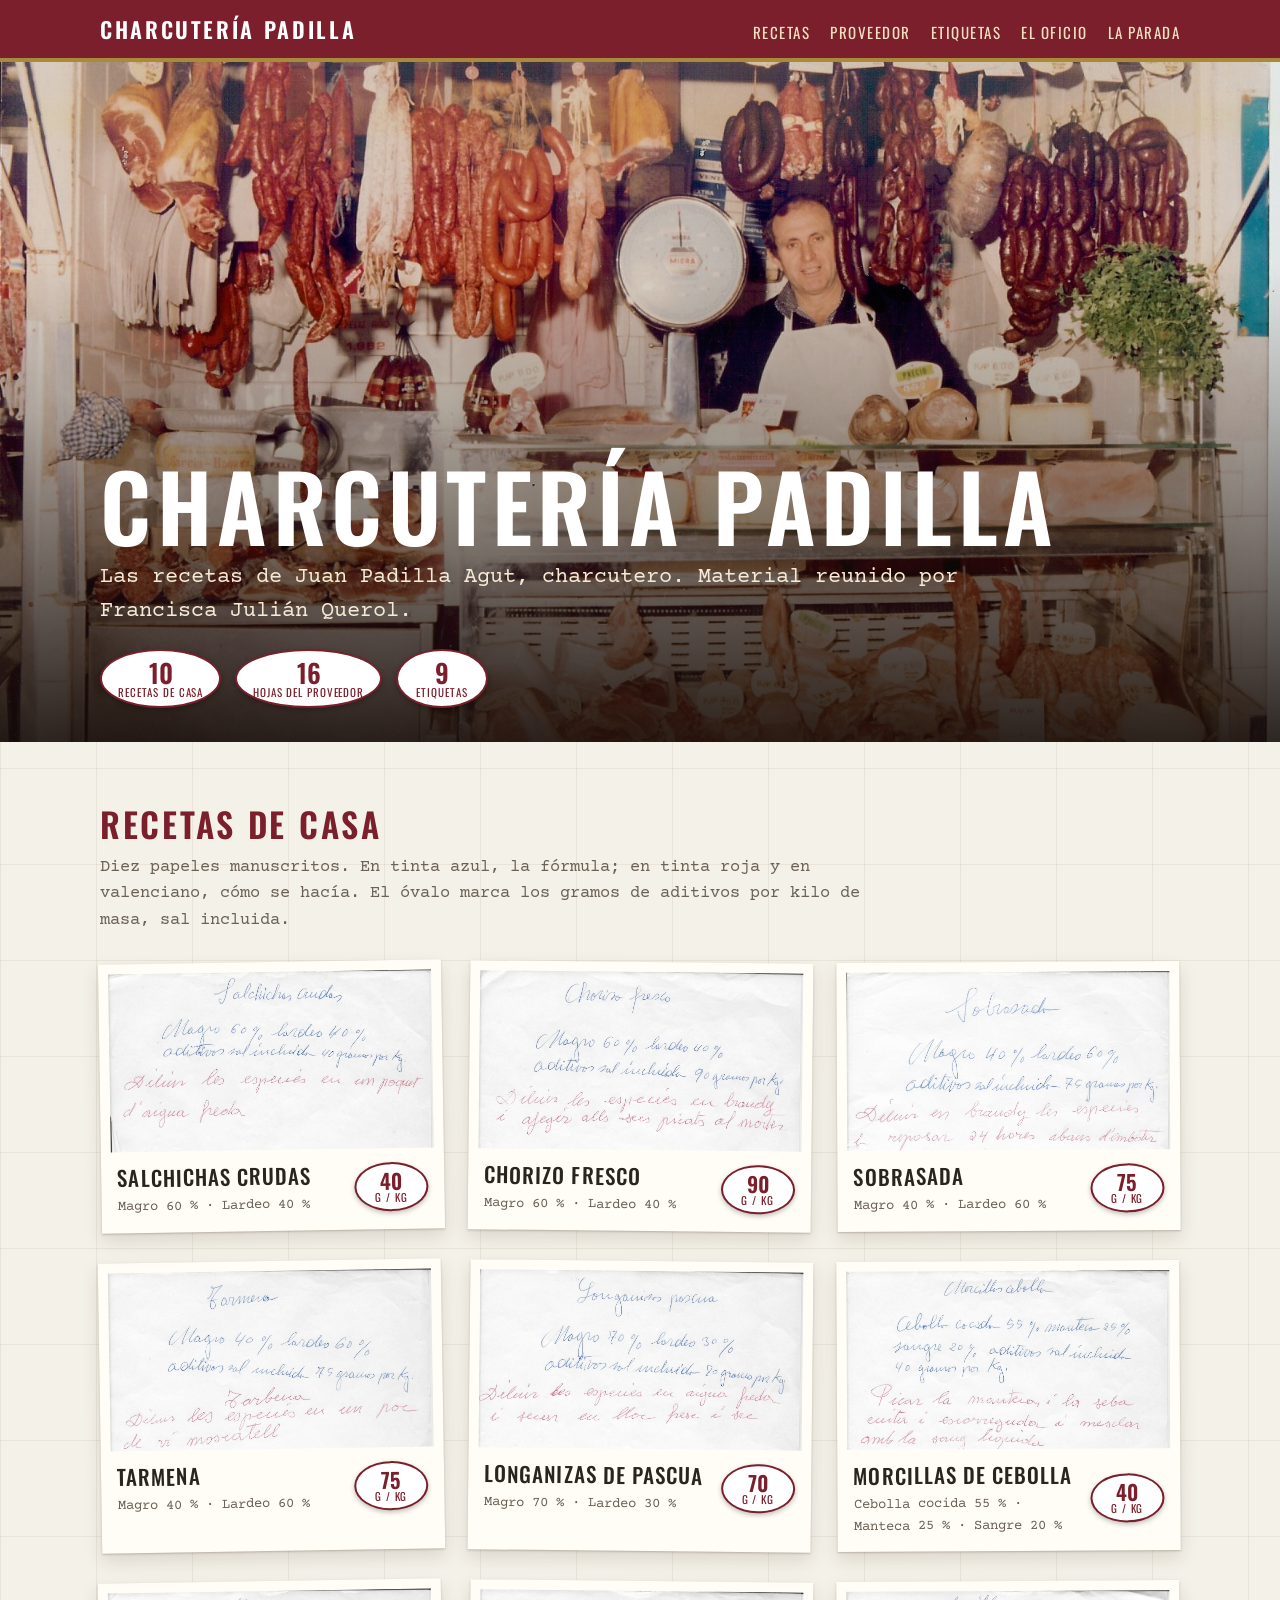
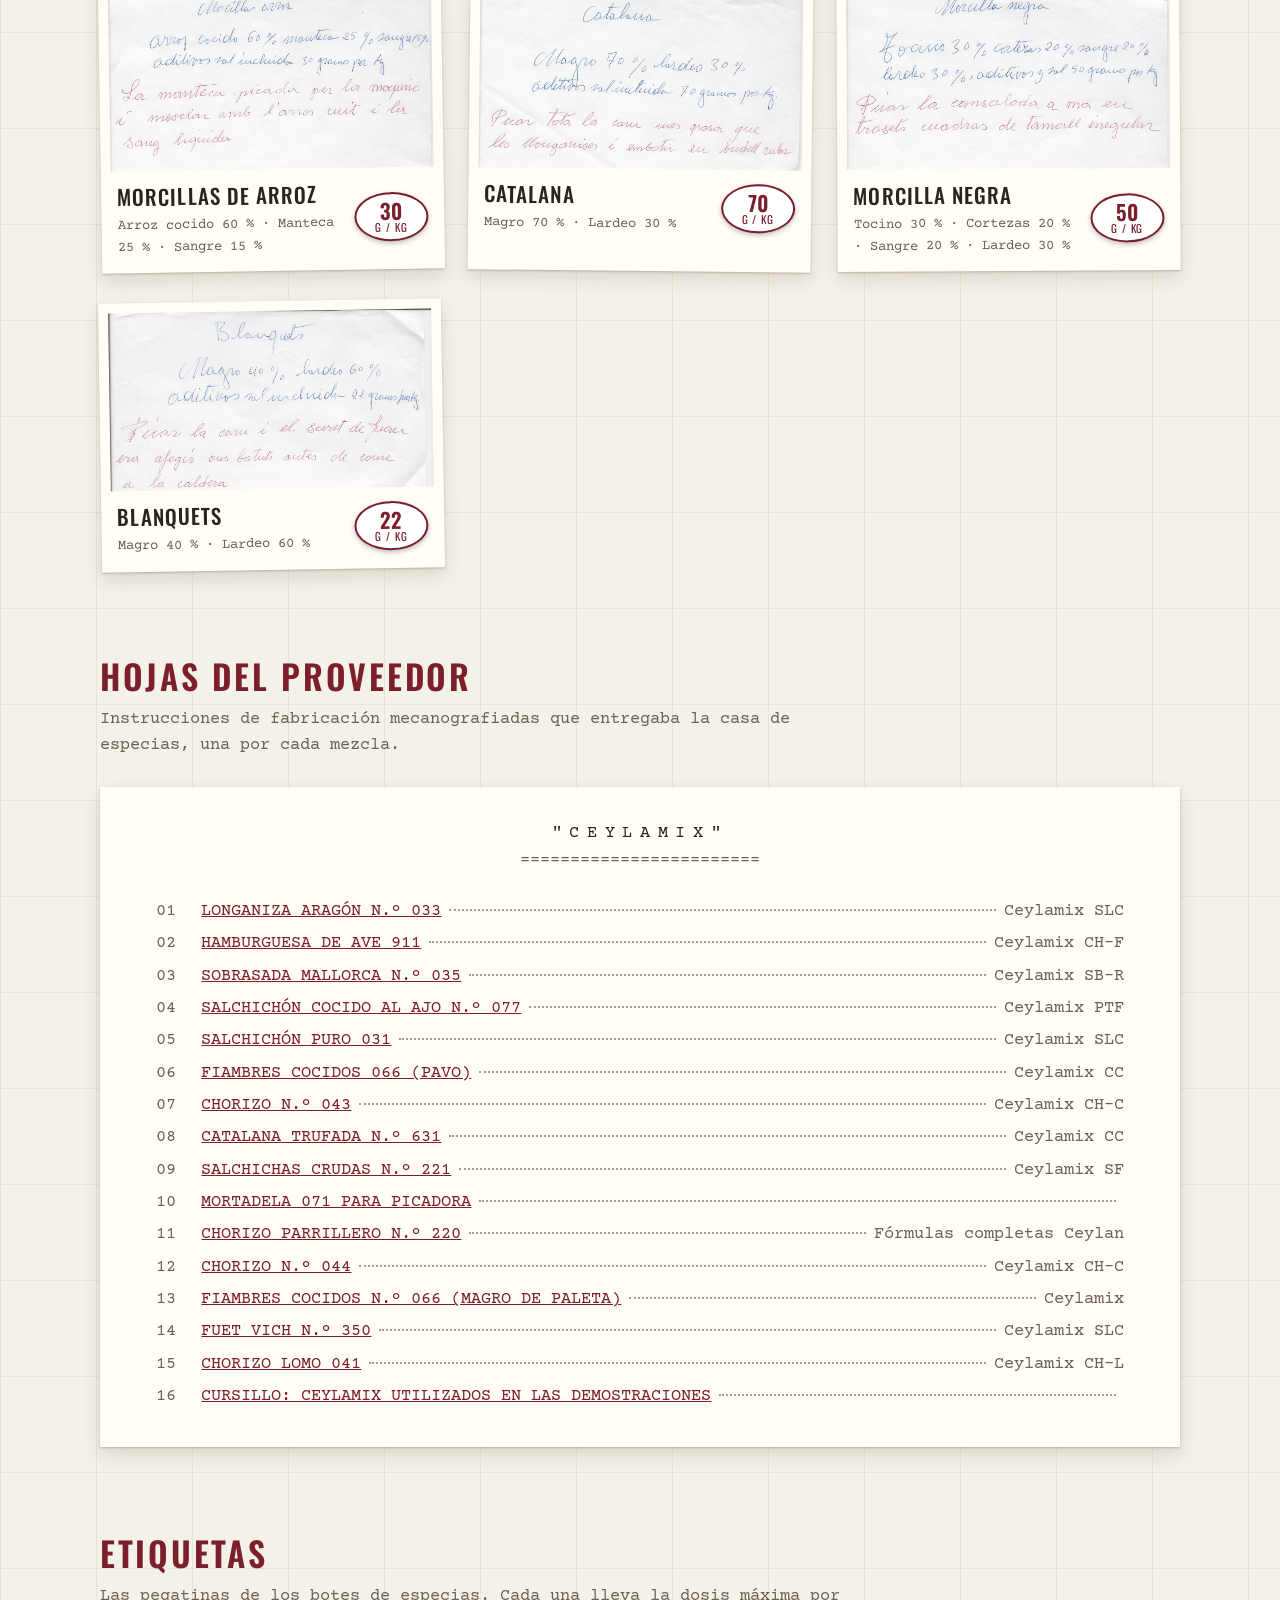
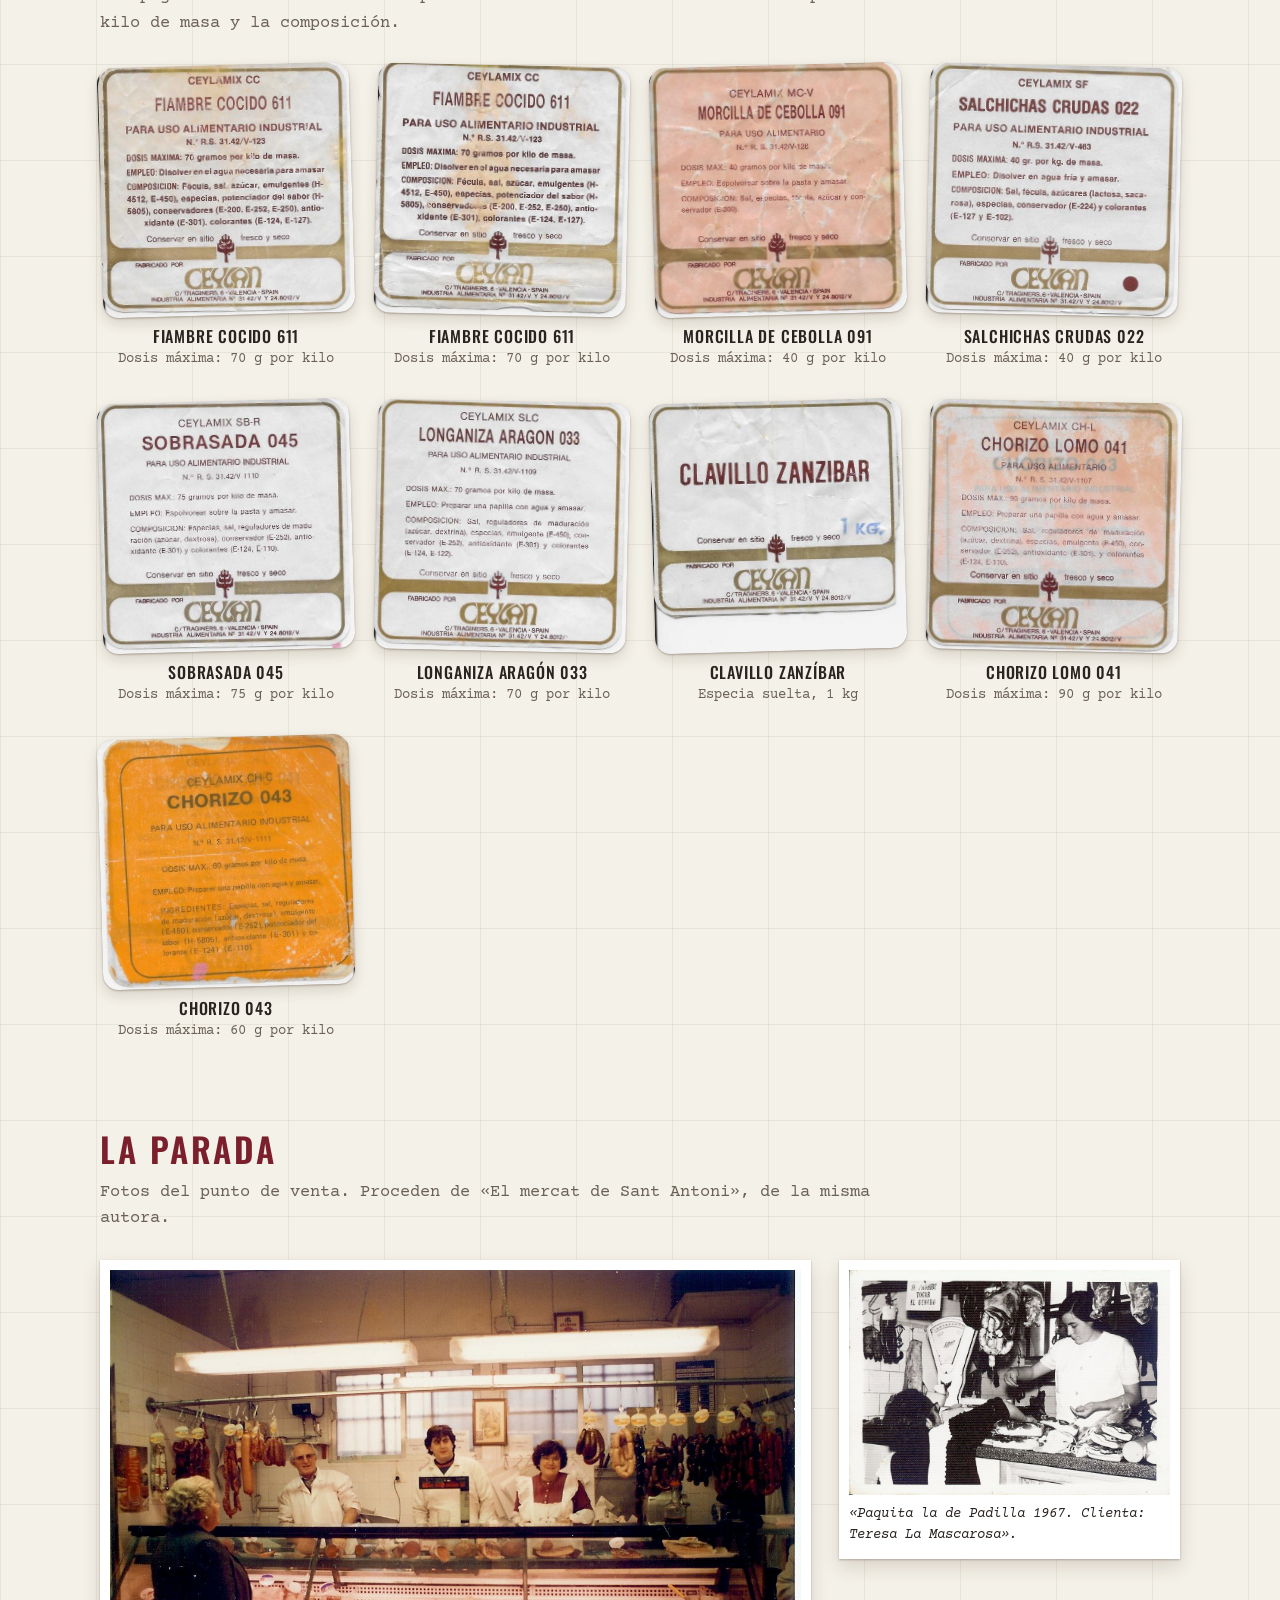
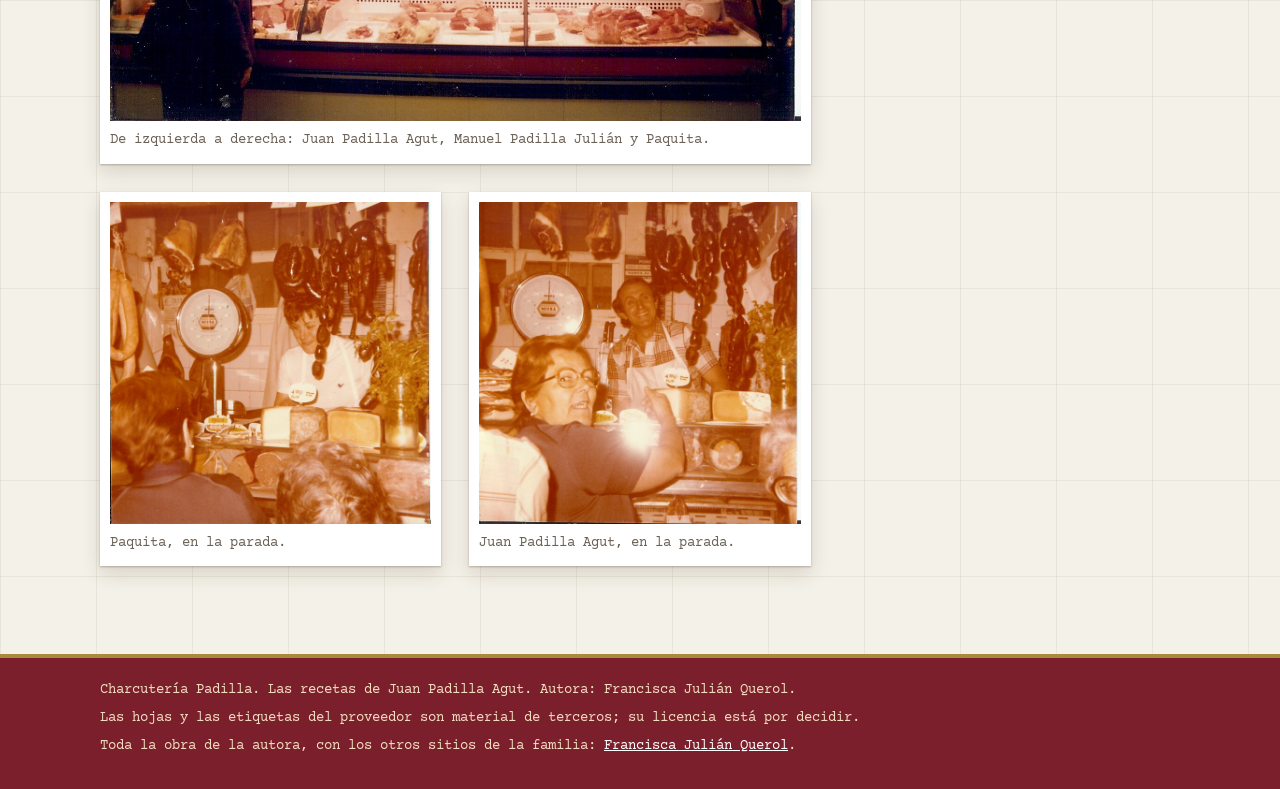
<file: maqueta/index.html>
<!doctype html>
<html lang="es">
<head>
<meta charset="utf-8">
<meta name="viewport" content="width=device-width, initial-scale=1">
<title>Charcutería Padilla. Las recetas de Juan Padilla Agut</title>
<link rel="stylesheet" href="estilo.css">
</head>
<body>
<header class="rotulo">
  <div class="caja">
    <a class="marca" href="index.html">Charcutería Padilla</a>
    <nav aria-label="Secciones">
      <a href="#recetas">Recetas</a>
      <a href="#proveedor">Proveedor</a>
      <a href="#etiquetas">Etiquetas</a>
      <a href="oficio.html">El oficio</a>
      <a href="#parada">La parada</a>
    </nav>
  </div>
</header>

<div class="portada">
  <img src="img/parada2.jpg" alt="El mostrador de la parada, con los embutidos colgados y la báscula.">
  <div class="titulo">
    <div class="caja">
      <h1>Charcutería Padilla</h1>
      <p>Las recetas de Juan Padilla Agut, charcutero. Material reunido por Francisca Julián Querol.</p>
      <div class="cuentas">
        <span class="precio"><b>10</b><small>recetas de casa</small></span>
        <span class="precio"><b>16</b><small>hojas del proveedor</small></span>
        <span class="precio"><b>9</b><small>etiquetas</small></span>
      </div>
    </div>
  </div>
</div>

<main>
<section id="recetas">
  <div class="caja">
    <h2>Recetas de casa</h2>
    <p class="entradilla">Diez papeles manuscritos. En tinta azul, la fórmula; en tinta roja y en valenciano, cómo se hacía. El óvalo marca los gramos de aditivos por kilo de masa, sal incluida.</p>
    <div class="fichas" id="fichas"></div>
  </div>
</section>

<section id="proveedor">
  <div class="caja">
    <h2>Hojas del proveedor</h2>
    <p class="entradilla">Instrucciones de fabricación mecanografiadas que entregaba la casa de especias, una por cada mezcla.</p>
    <div class="hoja">
      <p class="membrete">"CEYLAMIX"</p>
      <p class="igual" aria-hidden="true">========================</p>
      <ol class="indice" id="indice"></ol>
    </div>
  </div>
</section>

<section id="etiquetas">
  <div class="caja">
    <h2>Etiquetas</h2>
    <p class="entradilla">Las pegatinas de los botes de especias. Cada una lleva la dosis máxima por kilo de masa y la composición.</p>
    <div class="pegatinas" id="pegatinas"></div>
  </div>
</section>

<section id="parada">
  <div class="caja">
    <h2>La parada</h2>
    <p class="entradilla">Fotos del punto de venta. Proceden de «El mercat de Sant Antoni», de la misma autora.</p>
    <div class="fotos">
      <figure class="foto ancha"><img src="img/parada9.jpg" alt="La parada vista de frente: tras la vitrina, Juan Padilla Agut, Manuel Padilla Julián y Paquita; delante, una clienta de espaldas." loading="lazy"><figcaption>De izquierda a derecha: Juan Padilla Agut, Manuel Padilla Julián y Paquita.</figcaption></figure>
      <figure class="foto"><img src="img/parada1.jpg" alt="Una mujer joven atiende a una clienta en la parada." loading="lazy"><figcaption><em>«Paquita la de Padilla 1967. Clienta: Teresa La Mascarosa».</em></figcaption></figure>
      <figure class="foto"><img src="img/parada3.jpg" alt="Paquita despacha junto a la báscula, entre embutidos colgados." loading="lazy"><figcaption>Paquita, en la parada.</figcaption></figure>
      <figure class="foto"><img src="img/parada4.jpg" alt="Juan Padilla Agut sonríe tras el mostrador mientras una clienta señala los quesos." loading="lazy"><figcaption>Juan Padilla Agut, en la parada.</figcaption></figure>
    </div>
  </div>
</section>
</main>

<footer>
  <div class="caja">
    <p>Charcutería Padilla. Las recetas de Juan Padilla Agut. Autora: Francisca Julián Querol.</p>
    <p>Las hojas y las etiquetas del proveedor son material de terceros; su licencia está por decidir.</p>
    <p>Toda la obra de la autora, con los otros sitios de la familia: <a href="https://franciscajulianquerol.es/">Francisca Julián Querol</a>.</p>
  </div>
</footer>

<script src="datos.js"></script>
<script>
const g = (n) => n.toLocaleString("es-ES");
document.getElementById("fichas").innerHTML = RECETAS.filter(r => r.tipo === "casa").map(r => `
  <a class="ficha" href="receta.html?r=${r.id}">
    <img src="img/${r.papel}.jpg" alt="Papel manuscrito de la receta «${r.titulo}»." loading="lazy">
    <div class="pie">
      <div>
        <h3>${r.titulo}</h3>
        <p class="formula">${r.formula.map(([n, p]) => `${n} ${p} %`).join(" · ")}</p>
      </div>
      <span class="precio" title="Aditivos por kilo de masa, sal incluida"><b>${g(r.aditivos)}</b><small>g / kg</small></span>
    </div>
  </a>`).join("");

document.getElementById("indice").innerHTML = PROVEEDOR.map(([n, t, gama, id]) => `
  <li><span class="n">${n}</span>
    <span class="t">${id ? `<a href="receta.html?r=${id}">${t}</a>` : t}</span>
    <span class="puntos" aria-hidden="true"></span>
    <span class="g">${gama || ""}</span></li>`).join("");

document.getElementById("pegatinas").innerHTML = Object.entries(ETIQUETAS).map(([n, e]) => `
  <figure class="pegatina">
    <img src="img/etiqueta${n}.jpg" alt="Etiqueta Ceylan: ${e.nombre}." loading="lazy">
    <figcaption><b>${e.nombre}</b>${e.dosis ? `Dosis máxima: ${e.dosis} g por kilo` : "Especia suelta, 1 kg"}</figcaption>
  </figure>`).join("");
</script>
</body>
</html>
</file>
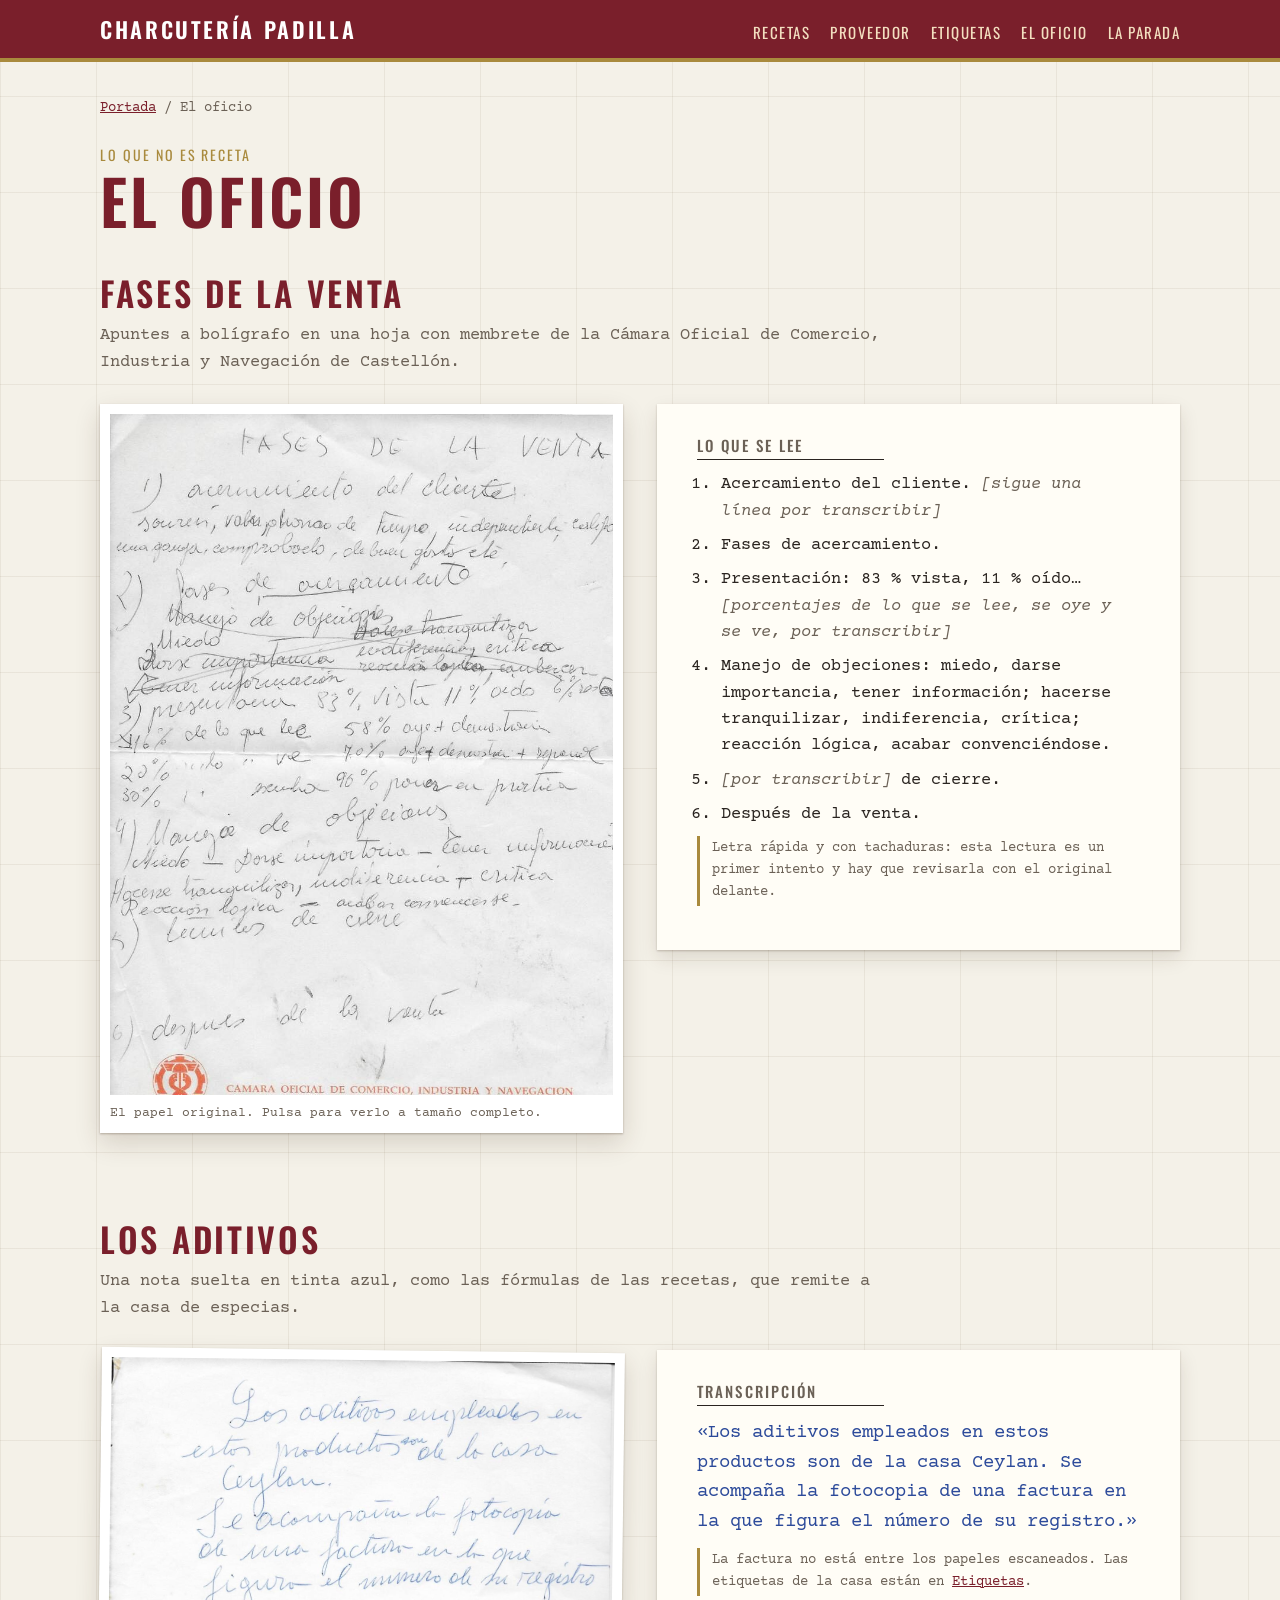
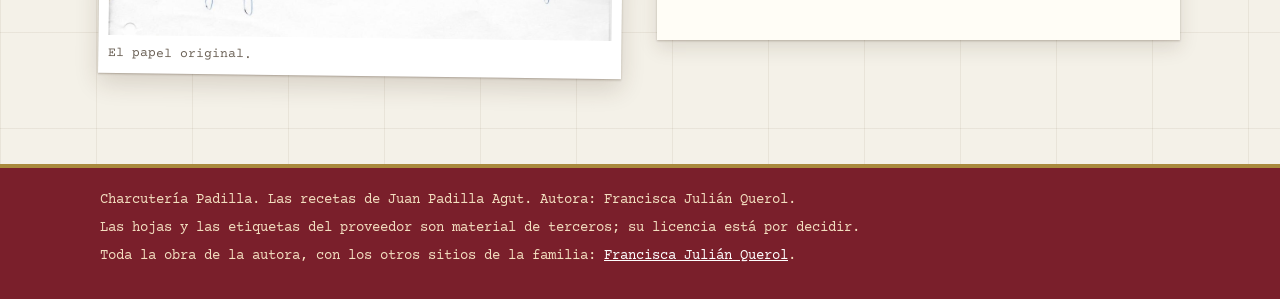
<file: maqueta/oficio.html>
<!doctype html>
<html lang="es">
<head>
<meta charset="utf-8">
<meta name="viewport" content="width=device-width, initial-scale=1">
<title>El oficio · Charcutería Padilla</title>
<link rel="stylesheet" href="estilo.css">
</head>
<body>
<header class="rotulo">
  <div class="caja">
    <a class="marca" href="index.html">Charcutería Padilla</a>
    <nav aria-label="Secciones">
      <a href="index.html#recetas">Recetas</a>
      <a href="index.html#proveedor">Proveedor</a>
      <a href="index.html#etiquetas">Etiquetas</a>
      <a href="oficio.html">El oficio</a>
      <a href="index.html#parada">La parada</a>
    </nav>
  </div>
</header>

<main class="caja">
  <p class="miga"><a href="index.html">Portada</a> / El oficio</p>
  <div class="cab-receta">
    <p class="clase">Lo que no es receta</p>
    <h1>El oficio</h1>
  </div>

  <section style="padding-top:8px">
    <h2>Fases de la venta</h2>
    <p class="entradilla">Apuntes a bolígrafo en una hoja con membrete de la Cámara Oficial de Comercio, Industria y Navegación de Castellón.</p>
    <div class="oficio">
      <figure>
        <a href="img/manual01.jpg"><img src="img/manual01.jpg" alt="Hoja manuscrita titulada «Fases de la venta»."></a>
        <figcaption>El papel original. Pulsa para verlo a tamaño completo.</figcaption>
      </figure>
      <div class="transcrita">
        <h2>Lo que se lee</h2><hr class="raya">
        <ol>
          <li>Acercamiento del cliente. <span class="ilegible">[sigue una línea por transcribir]</span></li>
          <li>Fases de acercamiento.</li>
          <li>Presentación: 83 % vista, 11 % oído… <span class="ilegible">[porcentajes de lo que se lee, se oye y se ve, por transcribir]</span></li>
          <li>Manejo de objeciones: miedo, darse importancia, tener información; hacerse tranquilizar, indiferencia, crítica; reacción lógica, acabar convenciéndose.</li>
          <li><span class="ilegible">[por transcribir]</span> de cierre.</li>
          <li>Después de la venta.</li>
        </ol>
        <p class="aviso">Letra rápida y con tachaduras: esta lectura es un primer intento y hay que revisarla con el original delante.</p>
      </div>
    </div>
  </section>

  <section>
    <h2>Los aditivos</h2>
    <p class="entradilla">Una nota suelta en tinta azul, como las fórmulas de las recetas, que remite a la casa de especias.</p>
    <div class="oficio">
      <figure class="giro">
        <a href="img/manual02.jpg"><img src="img/manual02.jpg" alt="Nota manuscrita en tinta azul sobre los aditivos."></a>
        <figcaption>El papel original.</figcaption>
      </figure>
      <div class="transcrita">
        <h2>Transcripción</h2><hr class="raya">
        <p class="tinta-azul" style="font-size:19px">«Los aditivos empleados en estos productos son de la casa Ceylan. Se acompaña la fotocopia de una factura en la que figura el número de su registro.»</p>
        <p class="aviso">La factura no está entre los papeles escaneados. Las etiquetas de la casa están en <a href="index.html#etiquetas">Etiquetas</a>.</p>
      </div>
    </div>
  </section>
</main>

<footer>
  <div class="caja">
    <p>Charcutería Padilla. Las recetas de Juan Padilla Agut. Autora: Francisca Julián Querol.</p>
    <p>Las hojas y las etiquetas del proveedor son material de terceros; su licencia está por decidir.</p>
    <p>Toda la obra de la autora, con los otros sitios de la familia: <a href="https://franciscajulianquerol.es/">Francisca Julián Querol</a>.</p>
  </div>
</footer>
</body>
</html>
</file>
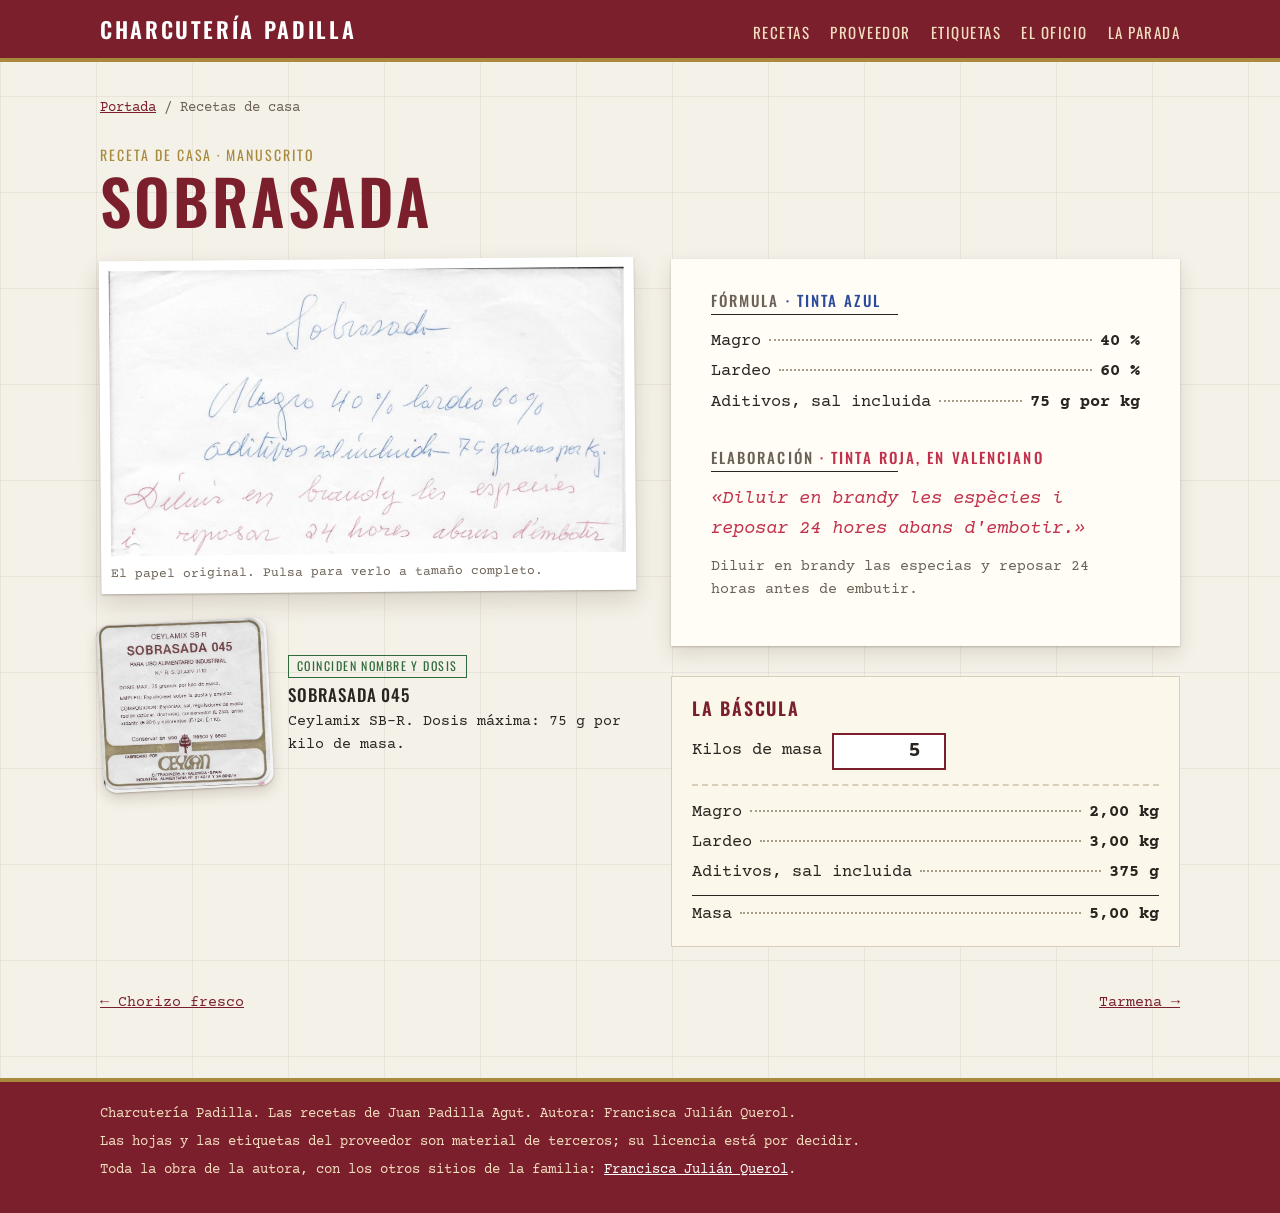
<file: maqueta/receta.html>
<!doctype html>
<html lang="es">
<head>
<meta charset="utf-8">
<meta name="viewport" content="width=device-width, initial-scale=1">
<title>Receta · Charcutería Padilla</title>
<link rel="stylesheet" href="estilo.css">
</head>
<body>
<header class="rotulo">
  <div class="caja">
    <a class="marca" href="index.html">Charcutería Padilla</a>
    <nav aria-label="Secciones">
      <a href="index.html#recetas">Recetas</a>
      <a href="index.html#proveedor">Proveedor</a>
      <a href="index.html#etiquetas">Etiquetas</a>
      <a href="oficio.html">El oficio</a>
      <a href="index.html#parada">La parada</a>
    </nav>
  </div>
</header>

<main class="caja" id="receta"></main>

<footer>
  <div class="caja">
    <p>Charcutería Padilla. Las recetas de Juan Padilla Agut. Autora: Francisca Julián Querol.</p>
    <p>Las hojas y las etiquetas del proveedor son material de terceros; su licencia está por decidir.</p>
    <p>Toda la obra de la autora, con los otros sitios de la familia: <a href="https://franciscajulianquerol.es/">Francisca Julián Querol</a>.</p>
  </div>
</footer>

<script src="datos.js"></script>
<script src="hojas.js"></script>
<script>
// Las hojas del proveedor (hojas.js) son listas de bloques; ver la cabecera de ese fichero.
const linea = ([t, v]) => v === undefined ? `<li><span>${t}</span></li>`
  : `<li><span>${t}</span><span class="puntos"></span><span class="v">${v}</span></li>`;
const BLOQUE = {
  h: t => `<h2>${t}</h2><hr class="raya">`,
  p: t => `<p>${t}</p>`,
  l: ls => `<ul class="lineas">${ls.map(linea).join("")}</ul>`,
  ol: ps => `<ol class="pasos">${ps.map(x => `<li>${x}</li>`).join("")}</ol>`,
  x: t => `<p class="tachado">${t}</p>`,
  m: t => `<p class="a-mano"><span class="tinta-azul">${t}</span> <small>· a mano</small></p>`,
  a: t => `<p class="aviso">${t}</p>`
};
const hoja = id => (HOJAS[id] || []).map(([k, v]) => BLOQUE[k](v)).join("");

const fmt = (n, d = 0) => n.toLocaleString("es-ES", { minimumFractionDigits: d, maximumFractionDigits: d });
// «tarbena» fue una mala lectura de «Tarmena»: se mantiene para no romper los enlaces viejos.
const ALIAS = { tarbena: "tarmena" };
const pedido = new URLSearchParams(location.search).get("r") || "sobrasada";
const busca = x => RECETAS.findIndex(r => r.id === x);
const i = Math.max(0, busca(pedido) >= 0 ? busca(pedido) : busca(ALIAS[pedido]));
const r = RECETAS[i];
const casa = r.tipo === "casa";
document.title = `${r.titulo} · Charcutería Padilla`;

const lineas = (r.formula || []).map(([n, p]) =>
  `<li><span>${n}</span><span class="puntos"></span><span class="v">${p} %</span></li>`).join("");

const cuerpo = casa ? `
    <h2>Fórmula <span class="tinta-azul">· tinta azul</span></h2><hr class="raya">
    <ul class="lineas">${lineas}
      <li><span>Aditivos, sal incluida</span><span class="puntos"></span><span class="v">${r.aditivos} g por kg</span></li>
    </ul>
    <h2>Elaboración <span class="tinta-roja">· tinta roja, en valenciano</span></h2><hr class="raya">
    <p class="nota-roja" lang="ca">«${r.nota}»</p>
    <p class="nota-es">${r.notaEs}</p>
    ${r.aviso ? `<p class="aviso">${r.aviso}</p>` : ""}` : hoja(r.id);

const e = r.etiqueta && ETIQUETAS[r.etiqueta.n];
const pegada = e ? `
  <div class="pegada">
    <img src="img/etiqueta${r.etiqueta.n}.jpg" alt="Etiqueta Ceylan: ${e.nombre}.">
    <p>
      <span class="sello ${r.etiqueta.vinculo}">${r.etiqueta.vinculo === "seguro" ? "Coinciden nombre y dosis" : "Coincide la dosis · por confirmar"}</span><br>
      <b>${e.nombre}</b><br>
      ${e.gama}. Dosis máxima: ${e.dosis} g por kilo de masa.
    </p>
  </div>` : "";

const ant = RECETAS[(i - 1 + RECETAS.length) % RECETAS.length];
const sig = RECETAS[(i + 1) % RECETAS.length];

document.getElementById("receta").innerHTML = `
  <p class="miga"><a href="index.html">Portada</a> / ${casa ? "Recetas de casa" : "Hojas del proveedor"}</p>
  <div class="cab-receta">
    <p class="clase">${casa ? "Receta de casa · manuscrito" : `Hoja del proveedor${r.gama ? ` · ${r.gama}` : ""}`}</p>
    <h1>${r.titulo}</h1>
  </div>
  <div class="pestanas" role="group" aria-label="Qué ver">
    <button type="button" data-ver="receta" aria-pressed="true">${r.formula ? "La receta" : "El texto"}</button>
    <button type="button" data-ver="papel" aria-pressed="false">El papel</button>
  </div>
  <div class="dos" data-ver="receta">
    <div class="lado-papel">
      <figure>
        <a href="img/${r.papel}.jpg"><img src="img/${r.papel}.jpg" alt="Escaneo del original de «${r.titulo}»."></a>
        <figcaption>El papel original. Pulsa para verlo a tamaño completo.</figcaption>
      </figure>
      ${pegada}
    </div>
    <div class="lado-receta">
      <div class="transcrita">${cuerpo}</div>
      ${r.formula ? `<div class="bascula">
        <h2>La báscula</h2>
        <label>Kilos de masa${r.base ? ` (${r.base})` : ""} <input id="kg" type="number" min="0.5" step="0.5" value="5" inputmode="decimal"></label>
        <ul class="lineas tique" id="tique" aria-live="polite"></ul>
      </div>` : ""}
    </div>
  </div>
  <div class="otras">
    <a href="receta.html?r=${ant.id}">← ${ant.titulo}</a>
    <a href="receta.html?r=${sig.id}">${sig.titulo} →</a>
  </div>`;

const kg = document.getElementById("kg");
function pesar() {
  const k = Math.max(0, parseFloat(kg.value) || 0);
  const fila = (n, v) => `<li><span>${n}</span><span class="puntos"></span><span class="v">${v}</span></li>`;
  document.getElementById("tique").innerHTML =
    r.formula.map(([n, p]) => fila(n, `${fmt(k * p / 100, 2)} kg`)).join("") +
    fila(casa ? "Aditivos, sal incluida" : (r.mezcla || "Mezcla de especias"), `${fmt(k * r.aditivos)} g`) +
    (r.extra || []).map(([n, a, b]) => fila(n, `${fmt(k * a)}${b ? `–${fmt(k * b)}` : ""} g`)).join("") +
    `<li class="total"><span>${r.base ? `Masa (${r.base})` : "Masa"}</span><span class="puntos"></span><span class="v">${fmt(k, 2)} kg</span></li>`;
}
if (kg) { kg.addEventListener("input", pesar); pesar(); }

const dos = document.querySelector(".dos");
document.querySelectorAll(".pestanas button").forEach(b => b.addEventListener("click", () => {
  dos.dataset.ver = b.dataset.ver;
  document.querySelectorAll(".pestanas button").forEach(x => x.setAttribute("aria-pressed", x === b));
}));
</script>
</body>
</html>
</file>
<file: maqueta/estilo.css>
/* Maqueta «El archivador de la parada».
   La paleta sale del material: el granate y el oro de las etiquetas Ceylan, el blanco de azulejo
   de la parada, las tintas azul y roja de los manuscritos y el naranja de las fotos de los 70. */
@import url("https://fonts.googleapis.com/css2?family=Courier+Prime:ital,wght@0,400;0,700;1,400&family=Oswald:wght@400;500;600&display=swap");

:root {
  --azulejo: #f4f1e8;
  --papel: #fffdf6;
  --papel-viejo: #efe6cf;
  --tinta: #2a2420;
  --tinta-suave: #6b6156;
  --granate: #7a1f2b;
  --oro: #a98a3d;
  --pimenton: #b8432a;
  --naranja: #e08a2c;
  --azul: #2c4a9a;
  --rojo: #c2314c;
  --linea: #d9cfb8;
  --rotulo: "Oswald", "Arial Narrow", sans-serif;
  --maquina: "Courier Prime", "Courier New", monospace;
  --ancho: 1120px;
}

* { box-sizing: border-box; }
html { scroll-behavior: smooth; }
body {
  margin: 0;
  color: var(--tinta);
  font-family: var(--maquina);
  font-size: 17px;
  line-height: 1.55;
  /* azulejo blanco de mercado: junta fina cada 96 px */
  background-color: var(--azulejo);
  background-image:
    linear-gradient(to right, rgba(120, 100, 70, .09) 1px, transparent 1px),
    linear-gradient(to bottom, rgba(120, 100, 70, .09) 1px, transparent 1px);
  background-size: 96px 96px;
}
img { max-width: 100%; display: block; }
a { color: var(--granate); }
a:focus-visible, button:focus-visible, input:focus-visible { outline: 3px solid var(--naranja); outline-offset: 2px; }

.caja { max-width: var(--ancho); margin: 0 auto; padding: 0 20px; }

/* ---------- cabecera: el rótulo de la parada ---------- */
.rotulo {
  background: var(--granate);
  color: #fff;
  border-bottom: 4px solid var(--oro);
}
.rotulo .caja { display: flex; flex-wrap: wrap; align-items: baseline; gap: 6px 28px; padding-top: 12px; padding-bottom: 10px; }
.rotulo .marca {
  font-family: var(--rotulo); font-weight: 600; font-size: 22px; letter-spacing: .12em;
  text-transform: uppercase; color: #fff; text-decoration: none;
}
.rotulo nav { display: flex; flex-wrap: wrap; gap: 4px 20px; margin-left: auto; }
.rotulo nav a {
  font-family: var(--rotulo); font-size: 15px; letter-spacing: .1em; text-transform: uppercase;
  color: #f3dfc0; text-decoration: none; padding: 2px 0; border-bottom: 2px solid transparent;
}
.rotulo nav a:hover { border-bottom-color: var(--oro); color: #fff; }

/* ---------- portada ---------- */
.portada { position: relative; background: #1d1512; }
.portada img { width: 100%; height: min(76vh, 680px); object-fit: cover; object-position: 50% 38%; opacity: .92; }
.portada::after {
  content: ""; position: absolute; inset: 0;
  background: linear-gradient(to top, rgba(20, 12, 8, .88) 0%, rgba(20, 12, 8, .25) 48%, rgba(20, 12, 8, 0) 70%);
}
.portada .titulo { position: absolute; left: 0; right: 0; bottom: 0; z-index: 1; padding-bottom: 34px; color: #fff; }
.portada h1 {
  font-family: var(--rotulo); font-weight: 600; text-transform: uppercase; letter-spacing: .06em;
  font-size: clamp(40px, 8vw, 92px); line-height: 1; margin: 0 0 10px;
}
.portada p { margin: 0; font-size: clamp(17px, 2.2vw, 22px); max-width: 40em; color: #f6ead6; }

/* etiqueta de precio ovalada, como las que se ven sobre los quesos */
.precio {
  display: inline-flex; flex-direction: column; align-items: center; justify-content: center;
  min-width: 92px; padding: 8px 16px; border-radius: 50%;
  background: #fff; color: var(--granate); border: 2px solid var(--granate);
  font-family: var(--rotulo); line-height: 1.05; text-align: center;
  box-shadow: 0 2px 5px rgba(0, 0, 0, .25);
}
.precio b { font-size: 26px; font-weight: 600; }
.precio small { font-size: 11px; letter-spacing: .08em; text-transform: uppercase; }

.cuentas { display: flex; flex-wrap: wrap; gap: 14px; margin-top: 20px; }

/* ---------- secciones ---------- */
section { padding: 56px 0 24px; }
h2 {
  font-family: var(--rotulo); font-weight: 600; text-transform: uppercase; letter-spacing: .08em;
  font-size: 34px; color: var(--granate); margin: 0 0 4px;
}
h2 + .entradilla { margin: 0 0 28px; max-width: 46em; color: var(--tinta-suave); }
.subraya { font-family: var(--maquina); color: var(--oro); letter-spacing: 0; margin: -2px 0 12px; overflow: hidden; white-space: nowrap; }

/* ---------- fichas de receta manuscrita ---------- */
.fichas { display: grid; grid-template-columns: repeat(auto-fill, minmax(300px, 1fr)); gap: 30px 26px; }
.ficha {
  position: relative; display: block; text-decoration: none; color: inherit;
  background: var(--papel); padding: 10px 10px 14px;
  box-shadow: 0 1px 2px rgba(60, 40, 20, .25), 0 8px 18px rgba(60, 40, 20, .13);
  transition: transform .18s ease, box-shadow .18s ease;
}
.ficha:nth-child(3n+1) { transform: rotate(-.9deg); }
.ficha:nth-child(3n+2) { transform: rotate(.6deg); }
.ficha:nth-child(3n) { transform: rotate(-.3deg); }
.ficha:hover, .ficha:focus-visible { transform: rotate(0) translateY(-4px); box-shadow: 0 2px 3px rgba(60, 40, 20, .25), 0 16px 28px rgba(60, 40, 20, .2); }
.ficha img { width: 100%; aspect-ratio: 1275 / 705; object-fit: cover; }
.ficha .pie { display: flex; align-items: center; justify-content: space-between; gap: 10px; padding: 10px 6px 0; }
.ficha h3 { font-family: var(--rotulo); font-weight: 500; font-size: 21px; letter-spacing: .05em; text-transform: uppercase; margin: 0; color: var(--tinta); }
.ficha .formula { font-size: 14px; color: var(--tinta-suave); margin: 2px 0 0; }
.ficha .precio { min-width: 74px; padding: 6px 10px; flex-shrink: 0; }
.ficha .precio b { font-size: 21px; }

/* ---------- índice mecanografiado del proveedor ---------- */
.hoja {
  background: var(--papel); padding: 34px clamp(18px, 5vw, 56px);
  box-shadow: 0 1px 2px rgba(60, 40, 20, .25), 0 8px 18px rgba(60, 40, 20, .13);
}
.hoja .membrete { text-align: center; letter-spacing: .45em; margin: 0; }
.hoja .igual { text-align: center; margin: 0 0 22px; overflow: hidden; white-space: nowrap; color: var(--tinta-suave); }
.indice { list-style: none; margin: 0; padding: 0; }
.indice li { display: flex; align-items: baseline; gap: 8px; padding: 3px 0; }
.indice .n { color: var(--tinta-suave); width: 2.2em; flex-shrink: 0; }
.indice .t { text-transform: uppercase; }
.indice .puntos { flex: 1; min-width: 20px; border-bottom: 2px dotted #a79c88; transform: translateY(-4px); }
.indice .g { color: var(--tinta-suave); text-align: right; }
.indice .pend { font-size: 13px; color: var(--tinta-suave); }
@media (max-width: 640px) { .indice .g { display: none; } }

/* ---------- etiquetas como pegatinas ---------- */
.pegatinas { display: grid; grid-template-columns: repeat(auto-fill, minmax(200px, 1fr)); gap: 30px 24px; }
.pegatina { margin: 0; text-align: center; }
.pegatina img {
  border-radius: 16px; background: #fff;
  box-shadow: 0 1px 2px rgba(60, 40, 20, .3), 0 6px 14px rgba(60, 40, 20, .15);
  transition: transform .18s ease;
}
.pegatina:nth-child(odd) img { transform: rotate(-1.6deg); }
.pegatina:nth-child(even) img { transform: rotate(1.2deg); }
.pegatina:hover img { transform: rotate(0) scale(1.03); }
.pegatina figcaption { font-size: 14px; margin-top: 10px; color: var(--tinta-suave); }
.pegatina figcaption b { display: block; font-family: var(--rotulo); font-weight: 500; font-size: 16px; letter-spacing: .05em; text-transform: uppercase; color: var(--tinta); }

/* ---------- fotos de la parada, como copias de los 70 ---------- */
.fotos { display: grid; grid-template-columns: repeat(auto-fill, minmax(260px, 1fr)); gap: 28px; align-items: start; }
.foto { margin: 0; background: #fff; padding: 10px 10px 12px; box-shadow: 0 1px 2px rgba(60, 40, 20, .3), 0 8px 18px rgba(60, 40, 20, .15); }
.foto.ancha { grid-column: span 2; }
@media (max-width: 640px) { .foto.ancha { grid-column: auto; } }
.foto figcaption { font-size: 14px; padding-top: 9px; min-height: 2.2em; color: var(--tinta-suave); }
.foto figcaption em { color: var(--tinta); }

/* ---------- página de receta ---------- */
.miga { font-size: 14px; padding: 22px 0 0; color: var(--tinta-suave); }
.cab-receta { padding: 10px 0 26px; }
.cab-receta .clase { font-family: var(--rotulo); letter-spacing: .14em; text-transform: uppercase; font-size: 14px; color: var(--oro); margin: 0; }
.cab-receta h1 { font-family: var(--rotulo); font-weight: 600; text-transform: uppercase; letter-spacing: .05em; font-size: clamp(36px, 6vw, 62px); line-height: 1.05; color: var(--granate); margin: 2px 0 0; }

.pestanas { display: none; gap: 0; margin-bottom: 18px; border: 2px solid var(--granate); width: max-content; }
.pestanas button {
  font-family: var(--rotulo); font-size: 15px; letter-spacing: .1em; text-transform: uppercase;
  padding: 7px 18px; border: 0; background: transparent; color: var(--granate); cursor: pointer;
}
.pestanas button[aria-pressed="true"] { background: var(--granate); color: #fff; }

.dos { display: grid; grid-template-columns: minmax(0, 1.05fr) minmax(0, 1fr); gap: 36px; align-items: start; }
@media (max-width: 900px) {
  .pestanas { display: flex; }
  .dos { grid-template-columns: 1fr; }
  .dos[data-ver="papel"] .lado-receta, .dos[data-ver="receta"] .lado-papel { display: none; }
}
.lado-papel figure { margin: 0; background: #fff; padding: 10px; box-shadow: 0 1px 2px rgba(60, 40, 20, .3), 0 10px 24px rgba(60, 40, 20, .16); transform: rotate(-.5deg); }
.lado-papel figcaption { font-size: 13px; color: var(--tinta-suave); padding-top: 8px; }

.transcrita { background: var(--papel); padding: 30px clamp(18px, 4vw, 40px) 32px; box-shadow: 0 1px 2px rgba(60, 40, 20, .25), 0 8px 18px rgba(60, 40, 20, .13); }
.transcrita h2 { font-size: 15px; letter-spacing: .14em; color: var(--tinta-suave); font-weight: 500; margin: 0 0 2px; }
.transcrita h2:not(:first-child) { margin-top: 28px; }
.transcrita .raya { border: 0; border-top: 1px solid var(--tinta); width: 11em; margin: 0 0 12px; }
.lineas { list-style: none; margin: 0; padding: 0; }
.lineas li { display: flex; align-items: baseline; gap: 8px; padding: 2px 0; }
.lineas .puntos { flex: 1; min-width: 16px; border-bottom: 2px dotted #a79c88; transform: translateY(-4px); }
.lineas .v { font-weight: 700; white-space: nowrap; }
.tinta-azul { color: var(--azul); }
.tinta-roja { color: var(--rojo); }
.nota-roja { font-style: italic; font-size: 19px; margin: 0; color: var(--rojo); }
.nota-es { margin: 8px 0 0; font-size: 15px; color: var(--tinta-suave); }
.tachado { text-decoration: line-through; text-decoration-color: var(--azul); text-decoration-thickness: 2px; color: var(--tinta-suave); }
.aviso { font-size: 14px; color: var(--tinta-suave); border-left: 3px solid var(--oro); padding: 2px 0 2px 12px; margin: 18px 0 0; }
.transcrita p { margin: 0 0 12px; }
.transcrita .pasos { margin: 0 0 12px; padding-left: 1.6em; }
.transcrita .pasos li { margin-bottom: 8px; }
.transcrita .a-mano { font-style: italic; }
.transcrita .a-mano small { font-style: normal; color: var(--tinta-suave); }
.transcrita .lineas { margin-bottom: 12px; }

/* la báscula */
.bascula { margin-top: 30px; background: #fbf7ea; border: 1px solid var(--linea); padding: 18px 20px 16px; }
.bascula h2 { font-family: var(--rotulo); font-size: 18px; letter-spacing: .1em; color: var(--granate); font-weight: 600; margin: 0 0 10px; }
.bascula label { display: flex; flex-wrap: wrap; align-items: center; gap: 10px; }
.bascula input {
  font-family: var(--maquina); font-size: 22px; font-weight: 700; width: 5.2em; padding: 4px 8px; text-align: right;
  border: 2px solid var(--granate); background: #fff; color: var(--tinta);
}
.tique { margin: 14px 0 0; padding: 12px 0 0; border-top: 2px dashed var(--linea); }
.tique .total { border-top: 1px solid var(--tinta); margin-top: 6px; padding-top: 6px; }

/* la etiqueta pegada en la ficha */
.pegada { display: flex; gap: 18px; align-items: center; margin-top: 30px; }
.pegada img { width: 170px; flex-shrink: 0; border-radius: 13px; transform: rotate(-3deg); box-shadow: 0 1px 2px rgba(60, 40, 20, .3), 0 6px 14px rgba(60, 40, 20, .18); }
.pegada p { margin: 0; font-size: 15px; }
.pegada b { font-family: var(--rotulo); font-weight: 500; letter-spacing: .05em; text-transform: uppercase; font-size: 17px; }
.sello { display: inline-block; font-family: var(--rotulo); font-size: 12px; letter-spacing: .12em; text-transform: uppercase; padding: 1px 8px; border: 1.5px solid currentColor; margin-bottom: 4px; }
.sello.seguro { color: #2f6b3a; }
.sello.posible { color: var(--pimenton); }

.otras { display: flex; justify-content: space-between; gap: 20px; flex-wrap: wrap; padding: 44px 0 0; font-size: 15px; }

/* ---------- el oficio ---------- */
.oficio { display: grid; grid-template-columns: minmax(0, 1fr) minmax(0, 1fr); gap: 34px; align-items: start; }
@media (max-width: 800px) { .oficio { grid-template-columns: 1fr; } }
.oficio figure { margin: 0; background: #fff; padding: 10px; box-shadow: 0 1px 2px rgba(60, 40, 20, .3), 0 10px 24px rgba(60, 40, 20, .16); }
.oficio figure.giro { transform: rotate(.7deg); }
.oficio figcaption { font-size: 13px; color: var(--tinta-suave); padding-top: 8px; }
.oficio ol { padding-left: 1.4em; margin: 0; }
.oficio ol li { margin-bottom: 8px; }
.ilegible { color: var(--tinta-suave); font-style: italic; }

/* ---------- pie ---------- */
footer { margin-top: 64px; background: var(--granate); color: #f3dfc0; border-top: 4px solid var(--oro); font-size: 14px; }
footer .caja { padding-top: 22px; padding-bottom: 26px; }
footer p { margin: 0 0 6px; max-width: 60em; }
footer a { color: #fff; }

@media (prefers-reduced-motion: reduce) {
  * { transition: none !important; scroll-behavior: auto !important; }
}
</file>
